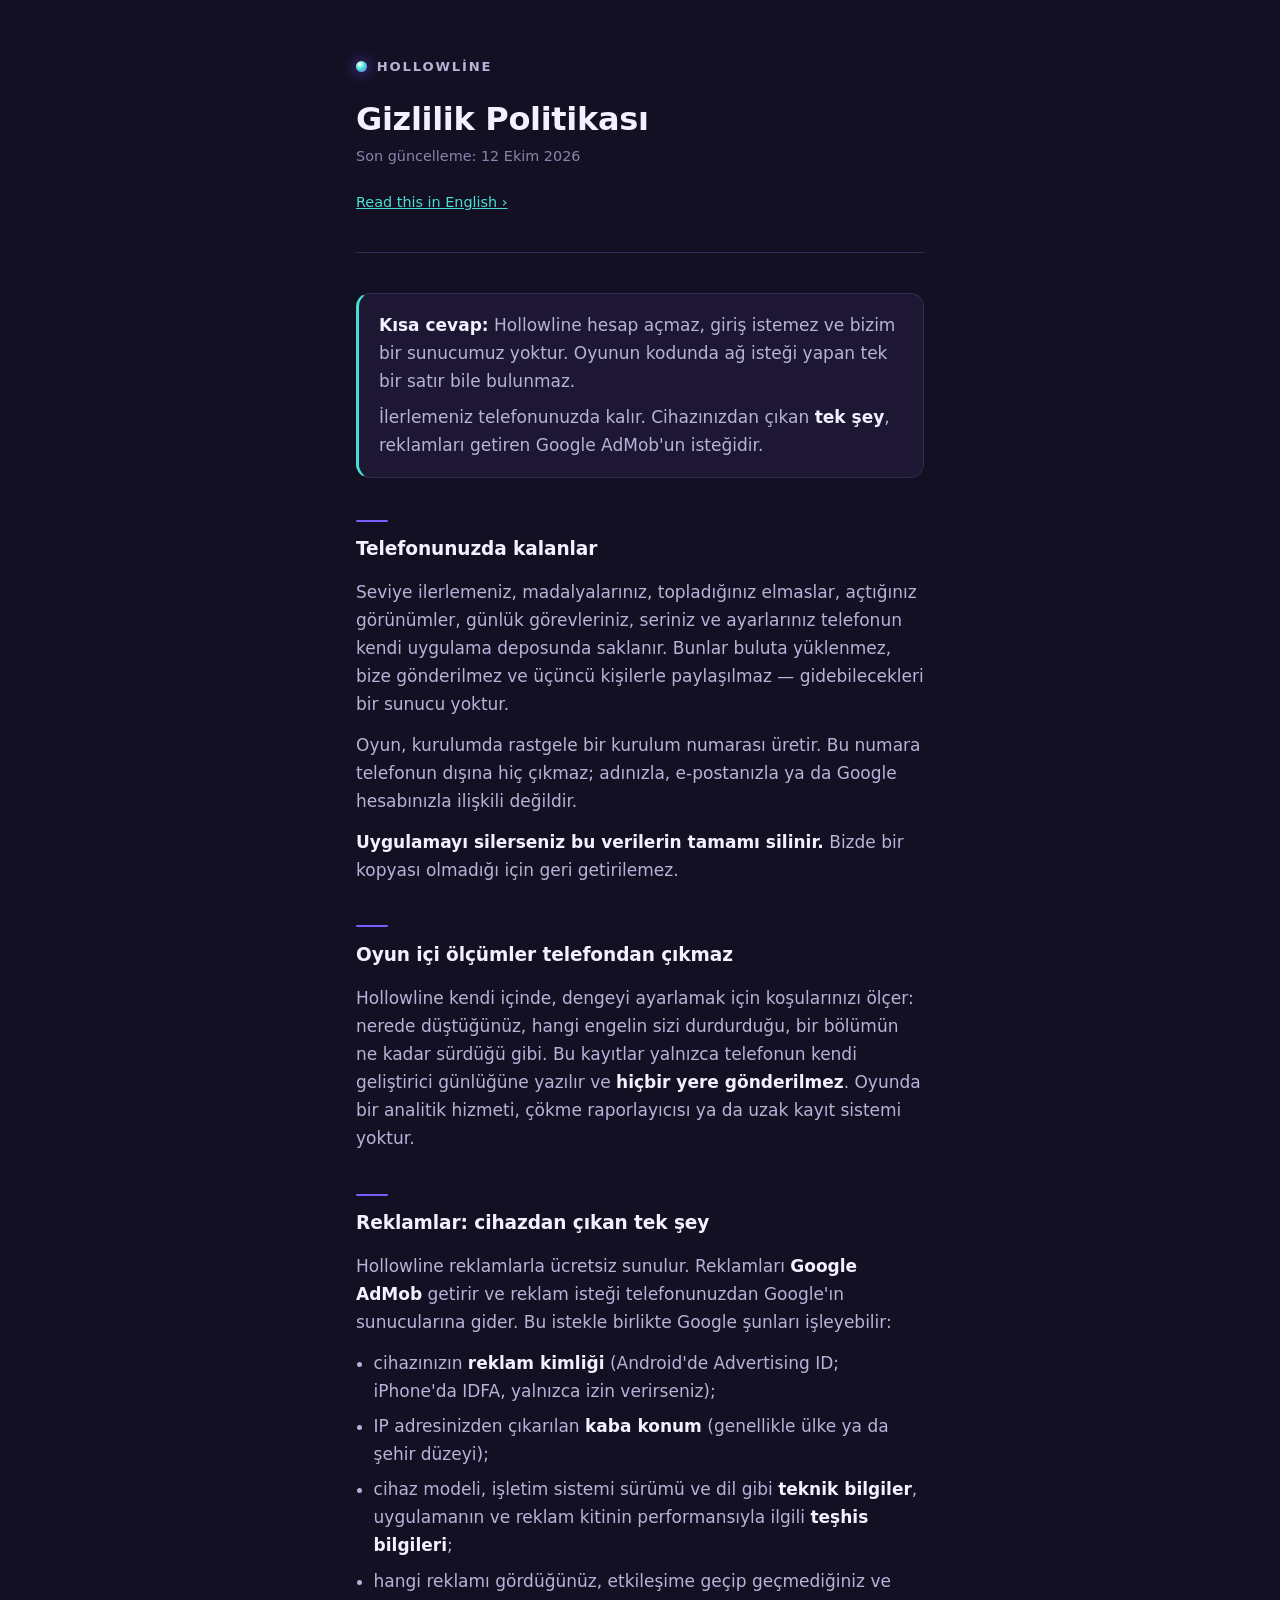
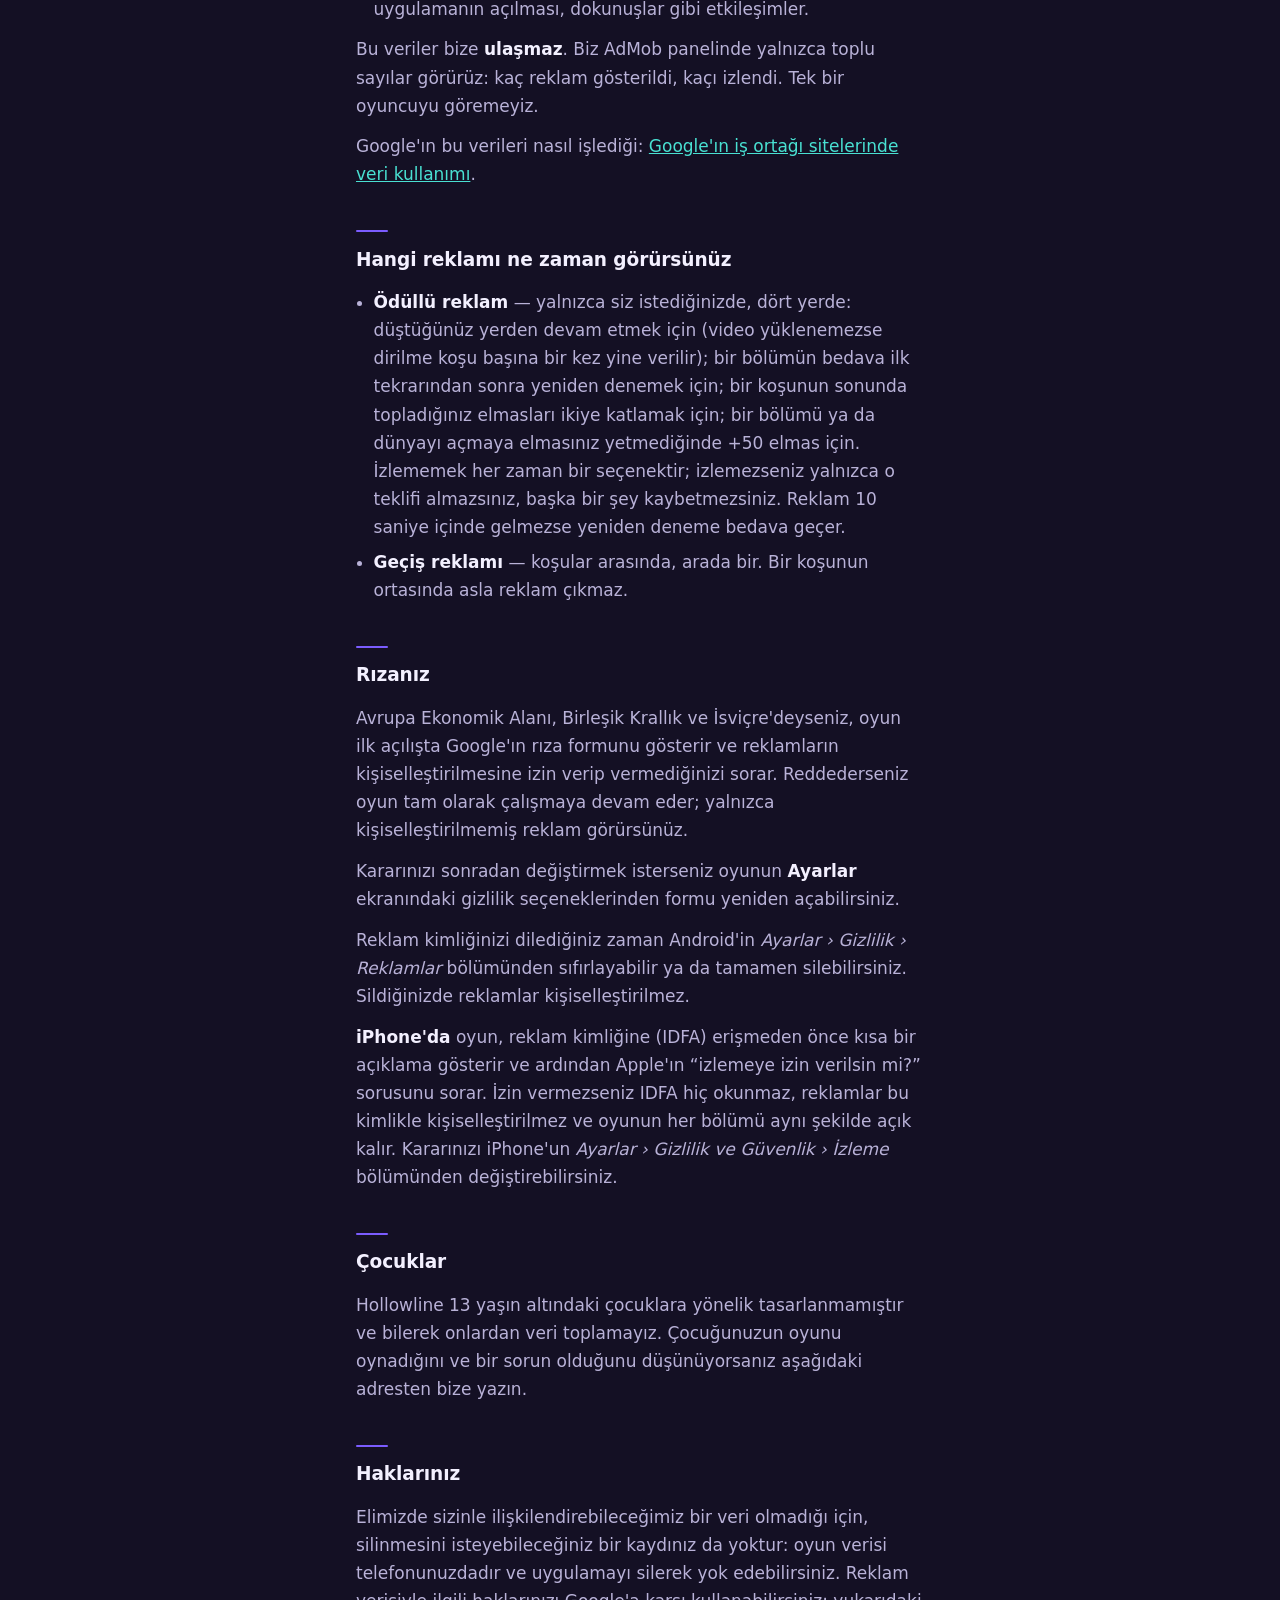
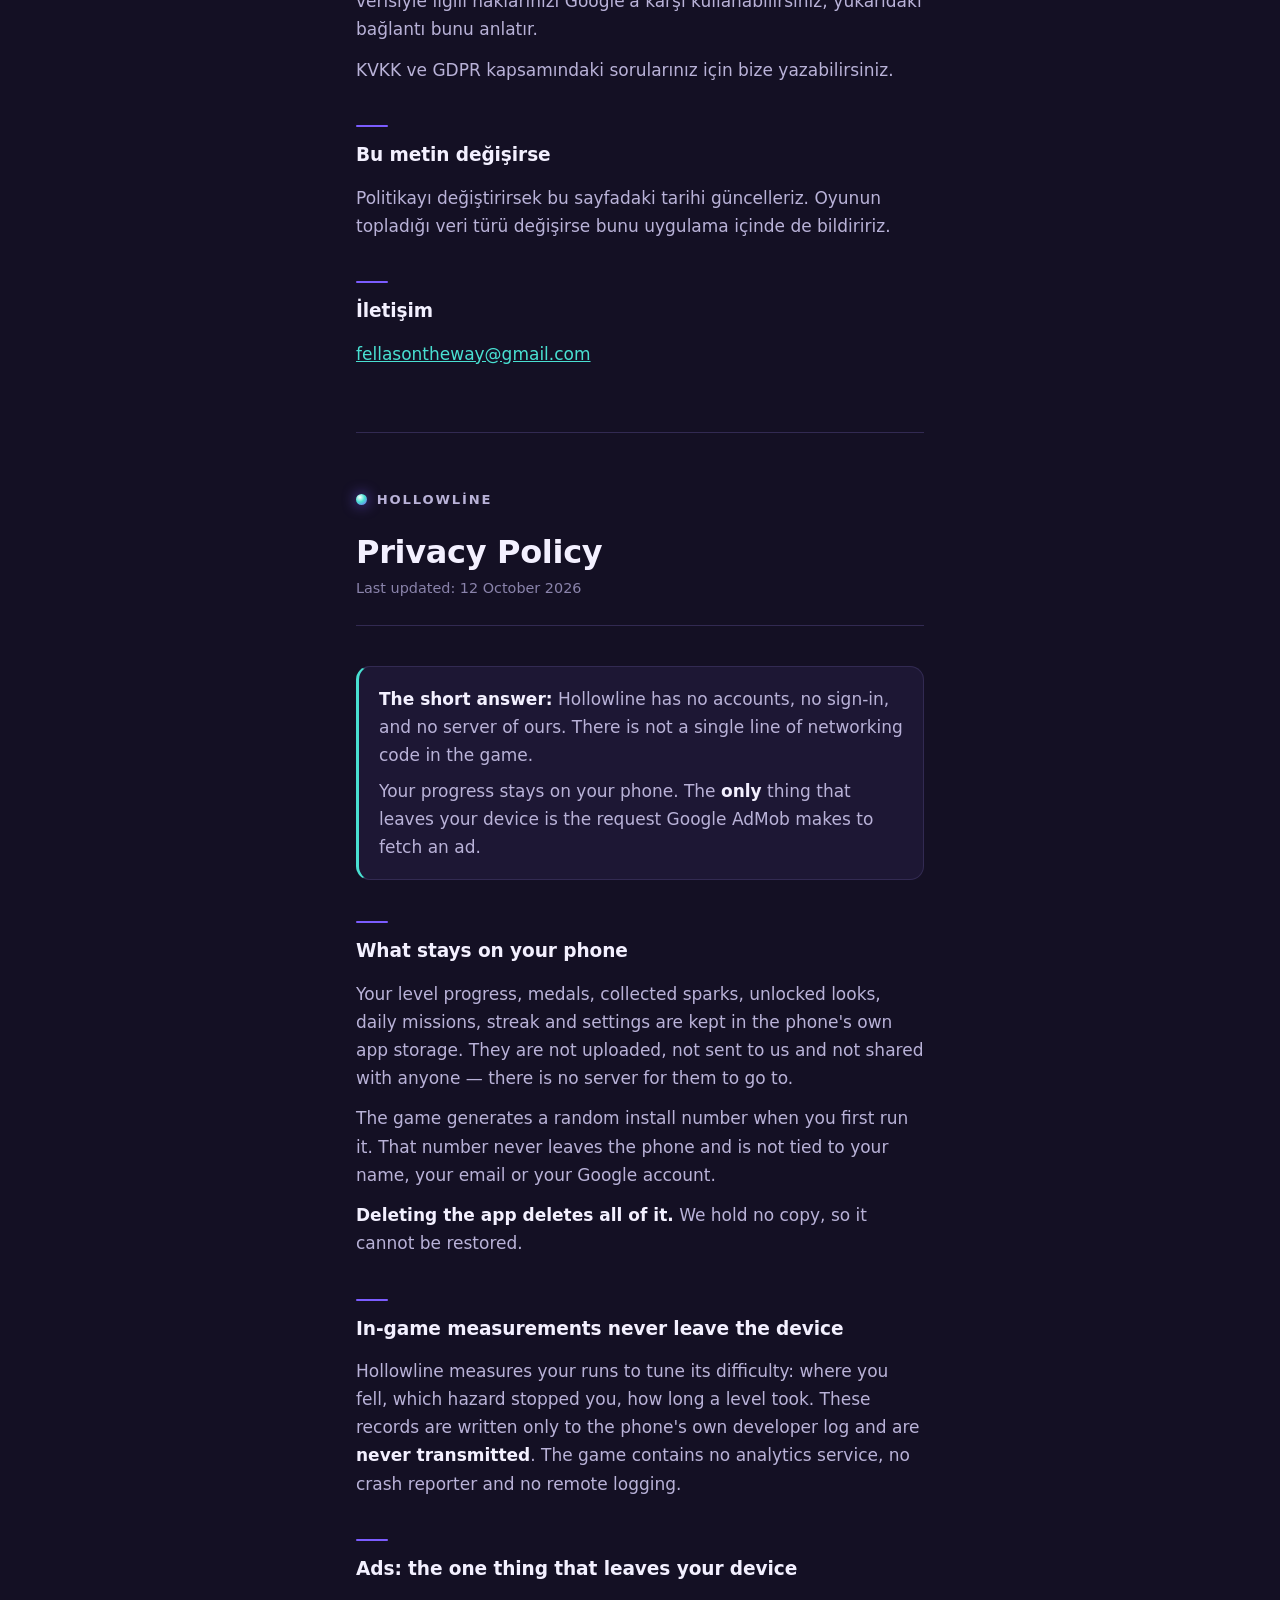
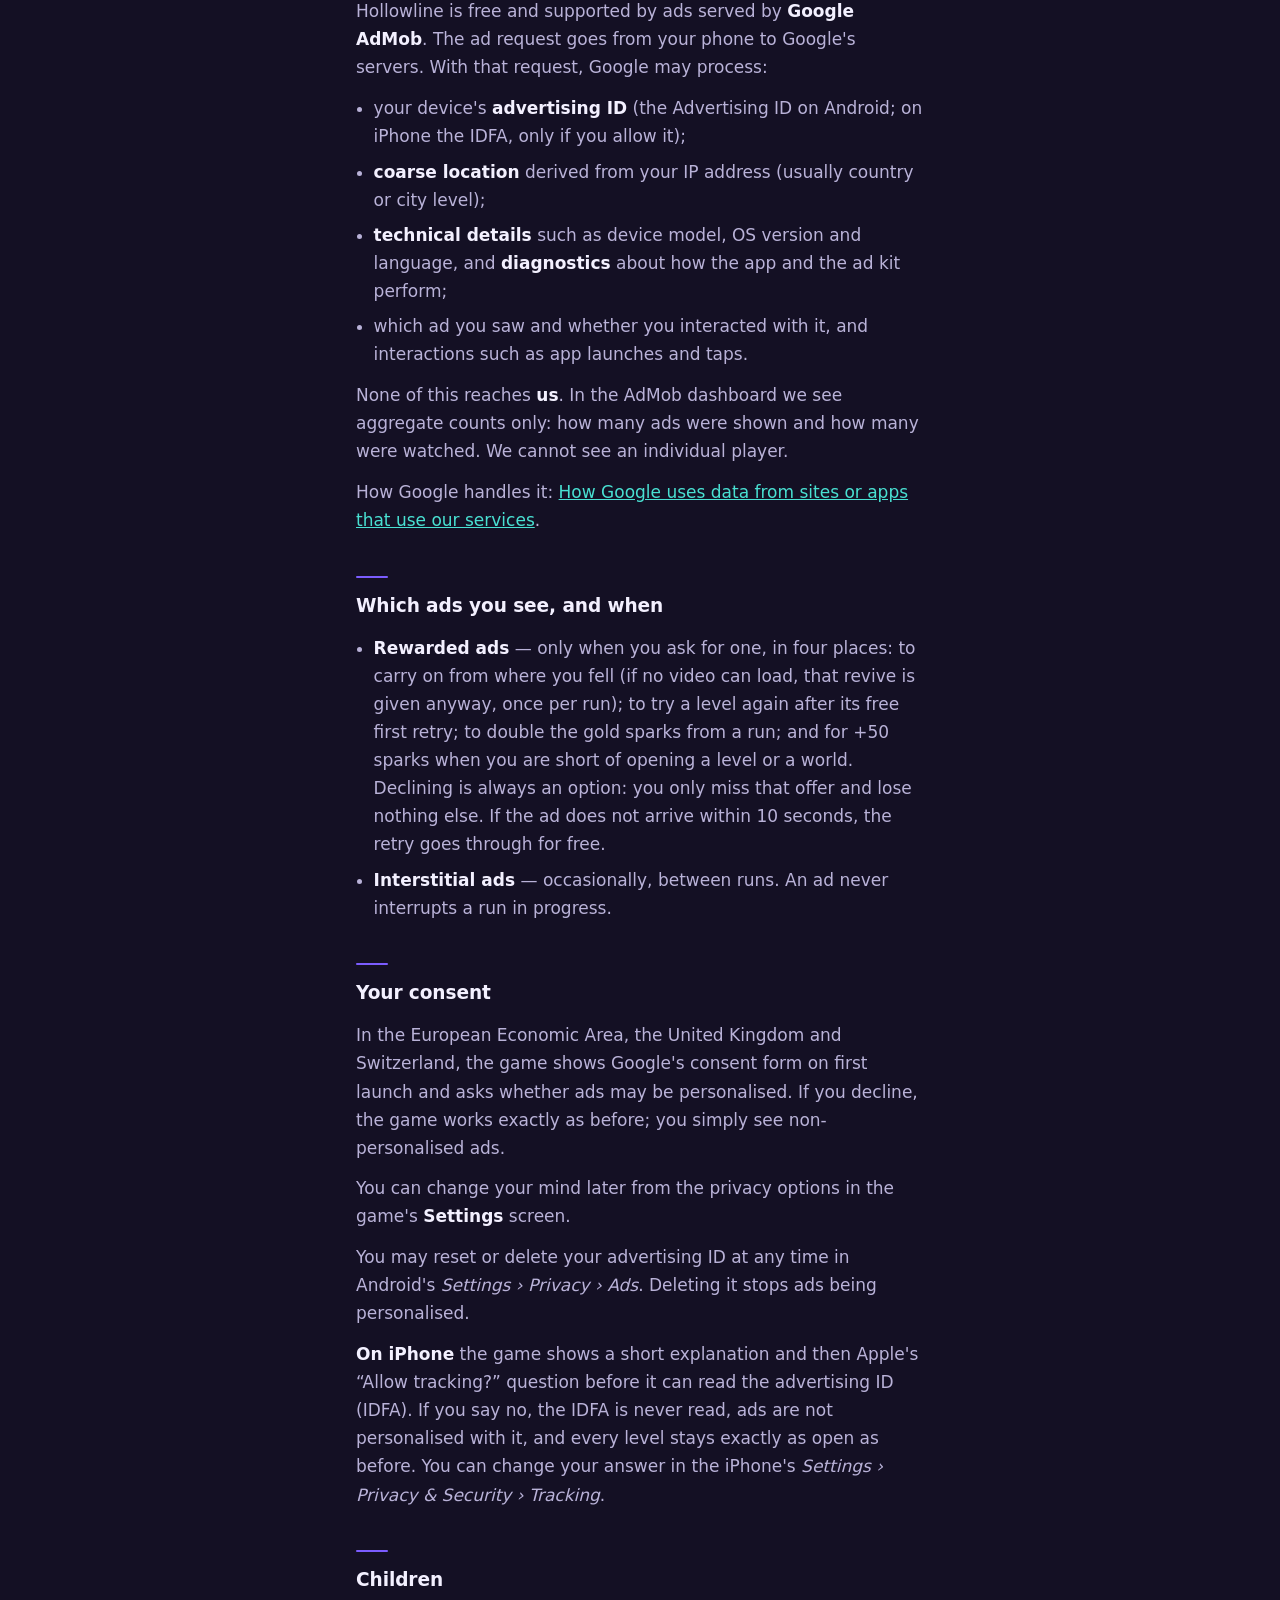
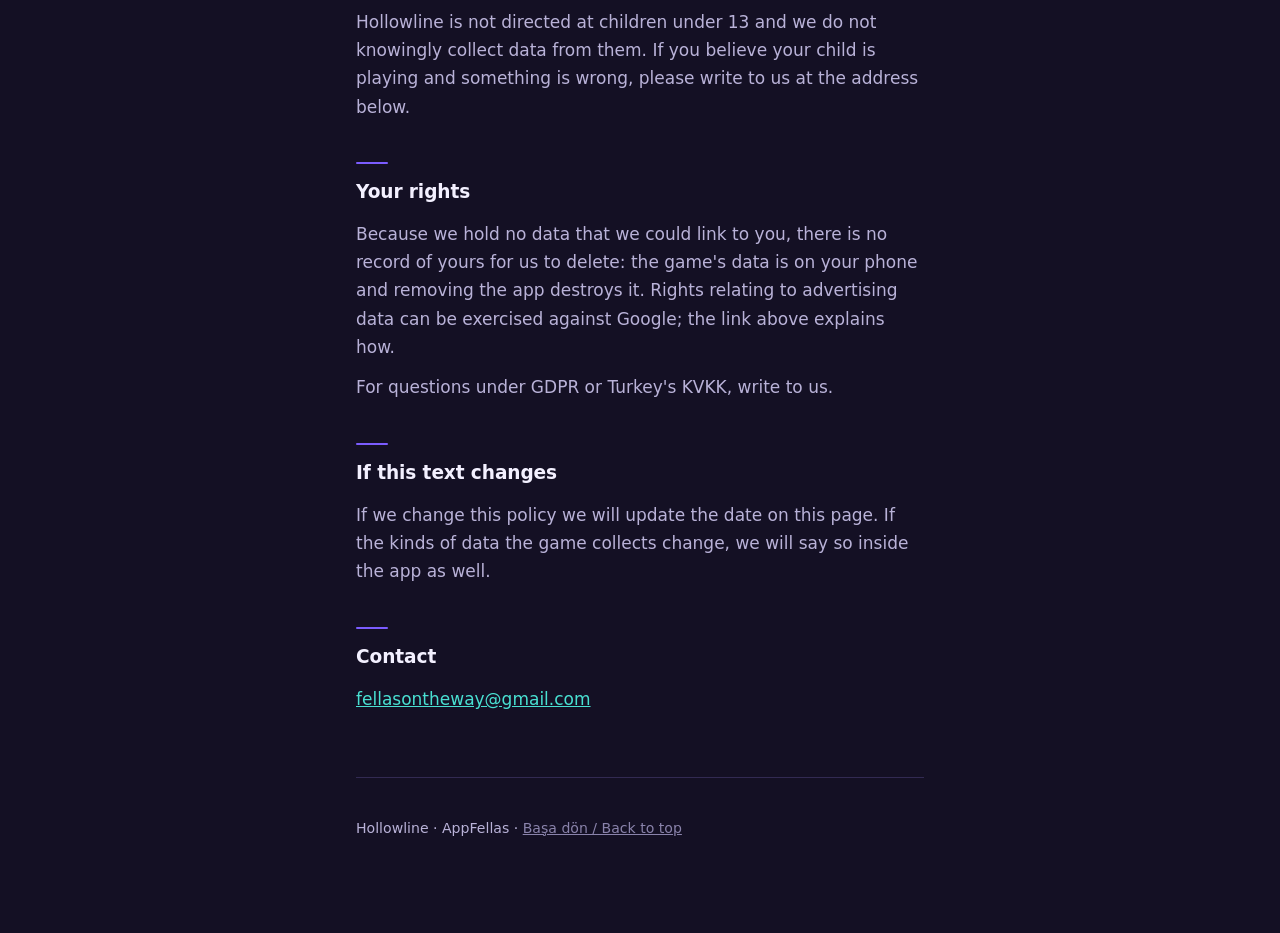
<file: index.html>
<!doctype html>
<html lang="tr">
<head>
<meta charset="utf-8">
<meta name="viewport" content="width=device-width,initial-scale=1">
<title>Hollowline — Gizlilik Politikası</title>
<meta name="description" content="Hollowline gizlilik politikası: oyunun kendi sunucusu yoktur, ilerlemeniz telefonda kalır, cihazdan çıkan tek şey reklam isteğidir.">
<link rel="stylesheet" href="style.css">
</head>
<body>
<div class="wrap">

<header>
  <div class="mark"><span class="dot"></span>Hollowline</div>
  <h1>Gizlilik Politikası</h1>
  <p class="updated">Son güncelleme: 12 Ekim 2026</p>
  <p class="jump"><a href="#en">Read this in English &rsaquo;</a></p>
</header>

<div class="lede">
  <p><strong>Kısa cevap:</strong> Hollowline hesap açmaz, giriş istemez ve bizim bir sunucumuz yoktur.
  Oyunun kodunda ağ isteği yapan tek bir satır bile bulunmaz.</p>
  <p>İlerlemeniz telefonunuzda kalır. Cihazınızdan çıkan <strong>tek şey</strong>, reklamları getiren
  Google AdMob'un isteğidir.</p>
</div>

<h2>Telefonunuzda kalanlar</h2>
<p>Seviye ilerlemeniz, madalyalarınız, topladığınız elmaslar, açtığınız görünümler, günlük
görevleriniz, seriniz ve ayarlarınız telefonun kendi uygulama deposunda saklanır. Bunlar buluta
yüklenmez, bize gönderilmez ve üçüncü kişilerle paylaşılmaz — gidebilecekleri bir sunucu yoktur.</p>
<p>Oyun, kurulumda rastgele bir kurulum numarası üretir. Bu numara telefonun dışına hiç çıkmaz; adınızla,
e-postanızla ya da Google hesabınızla ilişkili değildir.</p>
<p><strong>Uygulamayı silerseniz bu verilerin tamamı silinir.</strong> Bizde bir kopyası olmadığı için
geri getirilemez.</p>

<h2>Oyun içi ölçümler telefondan çıkmaz</h2>
<p>Hollowline kendi içinde, dengeyi ayarlamak için koşularınızı ölçer: nerede düştüğünüz, hangi engelin
sizi durdurduğu, bir bölümün ne kadar sürdüğü gibi. Bu kayıtlar yalnızca telefonun kendi geliştirici
günlüğüne yazılır ve <strong>hiçbir yere gönderilmez</strong>. Oyunda bir analitik hizmeti, çökme
raporlayıcısı ya da uzak kayıt sistemi yoktur.</p>

<h2>Reklamlar: cihazdan çıkan tek şey</h2>
<p>Hollowline reklamlarla ücretsiz sunulur. Reklamları <strong>Google AdMob</strong> getirir ve reklam
isteği telefonunuzdan Google'ın sunucularına gider. Bu istekle birlikte Google şunları işleyebilir:</p>
<ul>
  <li>cihazınızın <strong>reklam kimliği</strong> (Android'de Advertising ID; iPhone'da IDFA, yalnızca izin verirseniz);</li>
  <li>IP adresinizden çıkarılan <strong>kaba konum</strong> (genellikle ülke ya da şehir düzeyi);</li>
  <li>cihaz modeli, işletim sistemi sürümü ve dil gibi <strong>teknik bilgiler</strong>, uygulamanın ve reklam
  kitinin performansıyla ilgili <strong>teşhis bilgileri</strong>;</li>
  <li>hangi reklamı gördüğünüz, etkileşime geçip geçmediğiniz ve uygulamanın açılması, dokunuşlar gibi
  etkileşimler.</li>
</ul>
<p>Bu veriler bize <strong>ulaşmaz</strong>. Biz AdMob panelinde yalnızca toplu sayılar görürüz: kaç
reklam gösterildi, kaçı izlendi. Tek bir oyuncuyu göremeyiz.</p>
<p>Google'ın bu verileri nasıl işlediği:
<a href="https://policies.google.com/technologies/partner-sites" rel="noopener">Google'ın iş ortağı
sitelerinde veri kullanımı</a>.</p>

<h2>Hangi reklamı ne zaman görürsünüz</h2>
<ul>
  <li><strong>Ödüllü reklam</strong> — yalnızca siz istediğinizde, dört yerde: düştüğünüz yerden devam etmek
  için (video yüklenemezse dirilme koşu başına bir kez yine verilir); bir bölümün bedava ilk tekrarından sonra yeniden denemek için;
  bir koşunun sonunda topladığınız elmasları ikiye katlamak için; bir bölümü ya da dünyayı açmaya elmasınız
  yetmediğinde +50 elmas için. İzlememek her zaman bir seçenektir; izlemezseniz yalnızca o teklifi
  almazsınız, başka bir şey kaybetmezsiniz. Reklam 10 saniye içinde gelmezse yeniden deneme bedava geçer.</li>
  <li><strong>Geçiş reklamı</strong> — koşular arasında, arada bir. Bir koşunun ortasında asla reklam
  çıkmaz.</li>
</ul>

<h2>Rızanız</h2>
<p>Avrupa Ekonomik Alanı, Birleşik Krallık ve İsviçre'deyseniz, oyun ilk açılışta Google'ın rıza formunu
gösterir ve reklamların kişiselleştirilmesine izin verip vermediğinizi sorar. Reddederseniz oyun tam
olarak çalışmaya devam eder; yalnızca kişiselleştirilmemiş reklam görürsünüz.</p>
<p>Kararınızı sonradan değiştirmek isterseniz oyunun <strong>Ayarlar</strong> ekranındaki gizlilik
seçeneklerinden formu yeniden açabilirsiniz.</p>
<p>Reklam kimliğinizi dilediğiniz zaman Android'in <em>Ayarlar &rsaquo; Gizlilik &rsaquo; Reklamlar</em>
bölümünden sıfırlayabilir ya da tamamen silebilirsiniz. Sildiğinizde reklamlar kişiselleştirilmez.</p>
<p><strong>iPhone'da</strong> oyun, reklam kimliğine (IDFA) erişmeden önce kısa bir açıklama gösterir ve ardından
Apple'ın &ldquo;izlemeye izin verilsin mi?&rdquo; sorusunu sorar. İzin vermezseniz IDFA hiç okunmaz, reklamlar bu
kimlikle kişiselleştirilmez ve oyunun her bölümü aynı şekilde açık kalır. Kararınızı iPhone'un
<em>Ayarlar &rsaquo; Gizlilik ve Güvenlik &rsaquo; İzleme</em> bölümünden değiştirebilirsiniz.</p>

<h2>Çocuklar</h2>
<p>Hollowline 13 yaşın altındaki çocuklara yönelik tasarlanmamıştır ve bilerek onlardan veri toplamayız.
Çocuğunuzun oyunu oynadığını ve bir sorun olduğunu düşünüyorsanız aşağıdaki adresten bize yazın.</p>

<h2>Haklarınız</h2>
<p>Elimizde sizinle ilişkilendirebileceğimiz bir veri olmadığı için, silinmesini isteyebileceğiniz bir
kaydınız da yoktur: oyun verisi telefonunuzdadır ve uygulamayı silerek yok edebilirsiniz. Reklam
verisiyle ilgili haklarınızı Google'a karşı kullanabilirsiniz; yukarıdaki bağlantı bunu anlatır.</p>
<p>KVKK ve GDPR kapsamındaki sorularınız için bize yazabilirsiniz.</p>

<h2>Bu metin değişirse</h2>
<p>Politikayı değiştirirsek bu sayfadaki tarihi güncelleriz. Oyunun topladığı veri türü değişirse bunu
uygulama içinde de bildiririz.</p>

<h2>İletişim</h2>
<p><a href="mailto:fellasontheway@gmail.com">fellasontheway@gmail.com</a></p>

<div class="sep"></div>

<header id="en" style="border-bottom:1px solid var(--line)">
  <div class="mark"><span class="dot"></span>Hollowline</div>
  <h1>Privacy Policy</h1>
  <p class="updated">Last updated: 12 October 2026</p>
</header>

<div class="lede">
  <p><strong>The short answer:</strong> Hollowline has no accounts, no sign-in, and no server of ours.
  There is not a single line of networking code in the game.</p>
  <p>Your progress stays on your phone. The <strong>only</strong> thing that leaves your device is the
  request Google AdMob makes to fetch an ad.</p>
</div>

<h2>What stays on your phone</h2>
<p>Your level progress, medals, collected sparks, unlocked looks, daily missions, streak and settings are
kept in the phone's own app storage. They are not uploaded, not sent to us and not shared with anyone —
there is no server for them to go to.</p>
<p>The game generates a random install number when you first run it. That number never leaves the phone
and is not tied to your name, your email or your Google account.</p>
<p><strong>Deleting the app deletes all of it.</strong> We hold no copy, so it cannot be restored.</p>

<h2>In-game measurements never leave the device</h2>
<p>Hollowline measures your runs to tune its difficulty: where you fell, which hazard stopped you, how
long a level took. These records are written only to the phone's own developer log and are
<strong>never transmitted</strong>. The game contains no analytics service, no crash reporter and no
remote logging.</p>

<h2>Ads: the one thing that leaves your device</h2>
<p>Hollowline is free and supported by ads served by <strong>Google AdMob</strong>. The ad request goes
from your phone to Google's servers. With that request, Google may process:</p>
<ul>
  <li>your device's <strong>advertising ID</strong> (the Advertising ID on Android; on iPhone the IDFA, only if you allow it);</li>
  <li><strong>coarse location</strong> derived from your IP address (usually country or city level);</li>
  <li><strong>technical details</strong> such as device model, OS version and language, and
  <strong>diagnostics</strong> about how the app and the ad kit perform;</li>
  <li>which ad you saw and whether you interacted with it, and interactions such as app launches and taps.</li>
</ul>
<p>None of this reaches <strong>us</strong>. In the AdMob dashboard we see aggregate counts only: how many
ads were shown and how many were watched. We cannot see an individual player.</p>
<p>How Google handles it:
<a href="https://policies.google.com/technologies/partner-sites" rel="noopener">How Google uses data from
sites or apps that use our services</a>.</p>

<h2>Which ads you see, and when</h2>
<ul>
  <li><strong>Rewarded ads</strong> — only when you ask for one, in four places: to carry on from where you
  fell (if no video can load, that revive is given anyway, once per run); to try a level again after its free first retry; to double the gold
  sparks from a run; and for +50 sparks when you are short of opening a level or a world. Declining is always
  an option: you only miss that offer and lose nothing else. If the ad does not arrive within 10 seconds, the
  retry goes through for free.</li>
  <li><strong>Interstitial ads</strong> — occasionally, between runs. An ad never interrupts a run in
  progress.</li>
</ul>

<h2>Your consent</h2>
<p>In the European Economic Area, the United Kingdom and Switzerland, the game shows Google's consent form
on first launch and asks whether ads may be personalised. If you decline, the game works exactly as
before; you simply see non-personalised ads.</p>
<p>You can change your mind later from the privacy options in the game's <strong>Settings</strong> screen.</p>
<p>You may reset or delete your advertising ID at any time in Android's
<em>Settings &rsaquo; Privacy &rsaquo; Ads</em>. Deleting it stops ads being personalised.</p>
<p><strong>On iPhone</strong> the game shows a short explanation and then Apple's &ldquo;Allow tracking?&rdquo; question
before it can read the advertising ID (IDFA). If you say no, the IDFA is never read, ads are not personalised with it,
and every level stays exactly as open as before. You can change your answer in the iPhone's
<em>Settings &rsaquo; Privacy &amp; Security &rsaquo; Tracking</em>.</p>

<h2>Children</h2>
<p>Hollowline is not directed at children under 13 and we do not knowingly collect data from them. If you
believe your child is playing and something is wrong, please write to us at the address below.</p>

<h2>Your rights</h2>
<p>Because we hold no data that we could link to you, there is no record of yours for us to delete: the
game's data is on your phone and removing the app destroys it. Rights relating to advertising data can be
exercised against Google; the link above explains how.</p>
<p>For questions under GDPR or Turkey's KVKK, write to us.</p>

<h2>If this text changes</h2>
<p>If we change this policy we will update the date on this page. If the kinds of data the game collects
change, we will say so inside the app as well.</p>

<h2>Contact</h2>
<p><a href="mailto:fellasontheway@gmail.com">fellasontheway@gmail.com</a></p>

<div class="sep"></div>
<footer>
  <p>Hollowline &middot; AppFellas &middot; <a href="#">Başa dön / Back to top</a></p>
</footer>

</div>
</body>
</html>
</file>
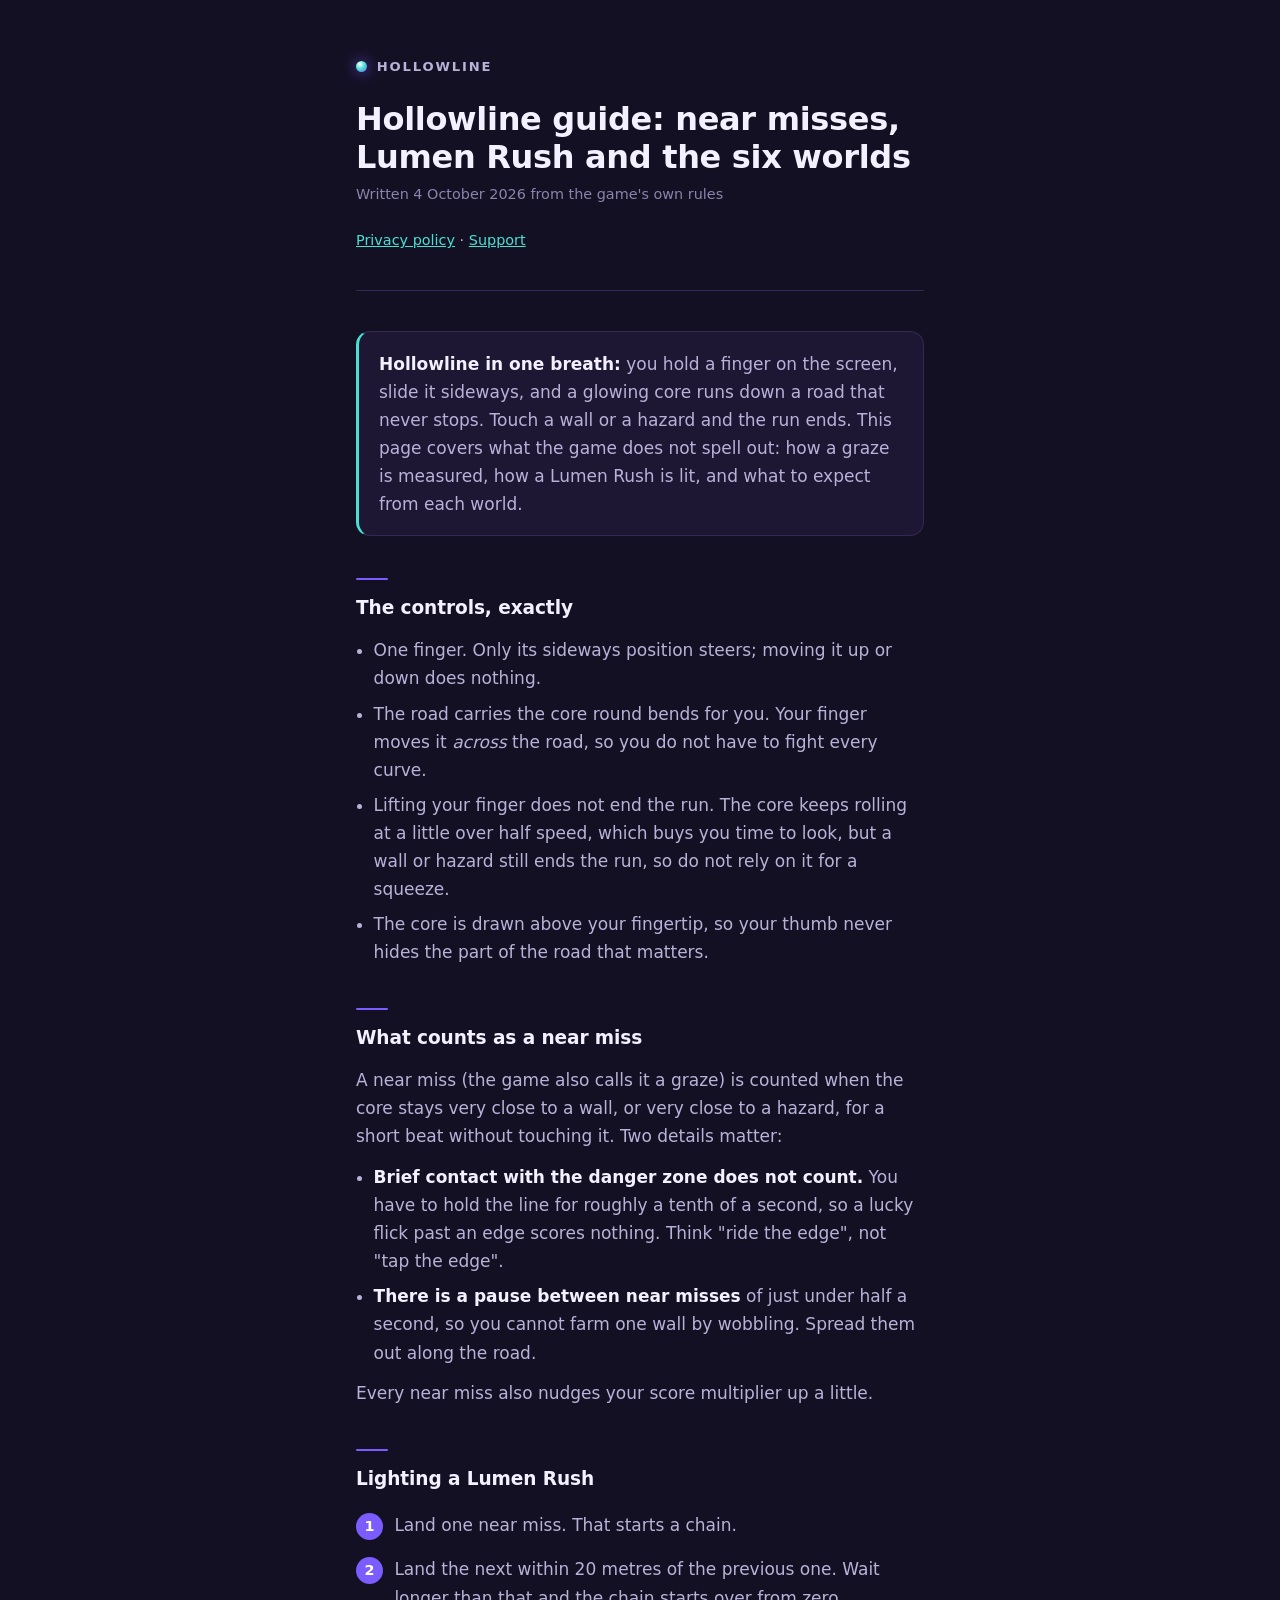
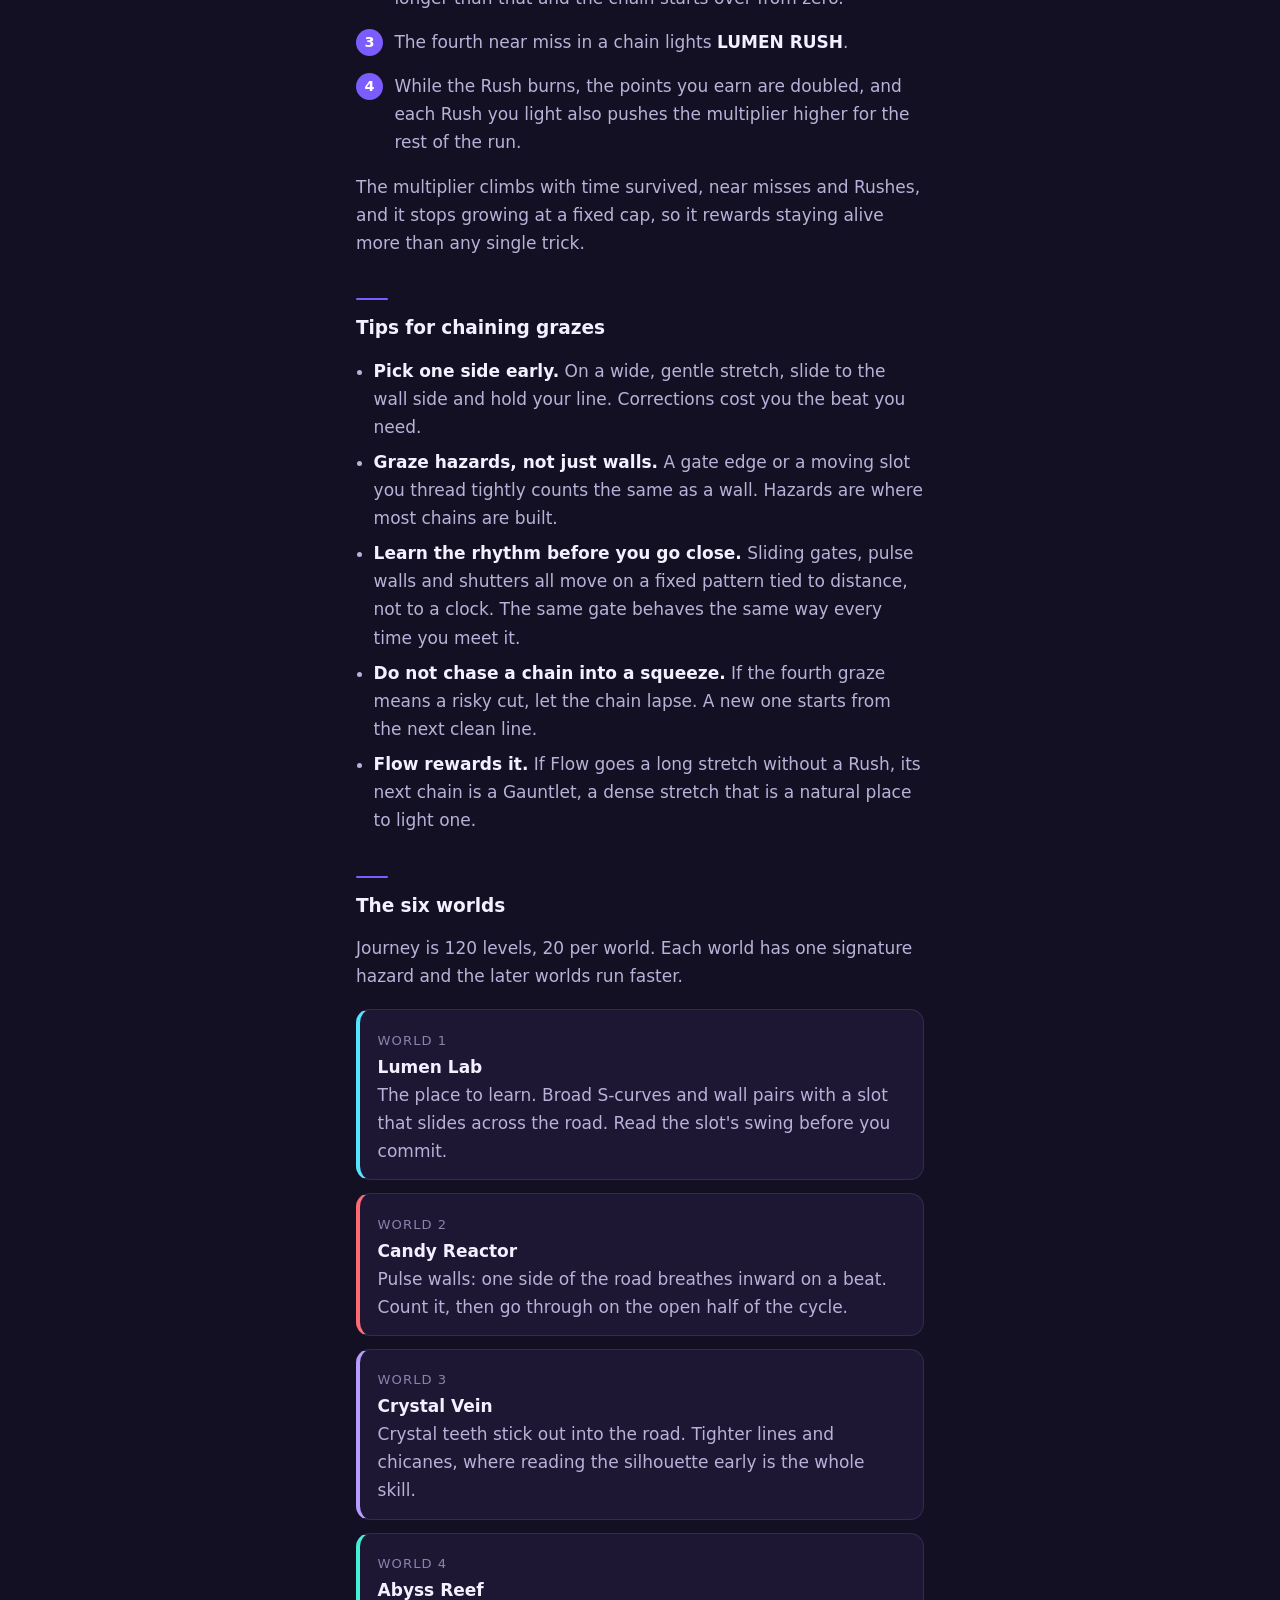
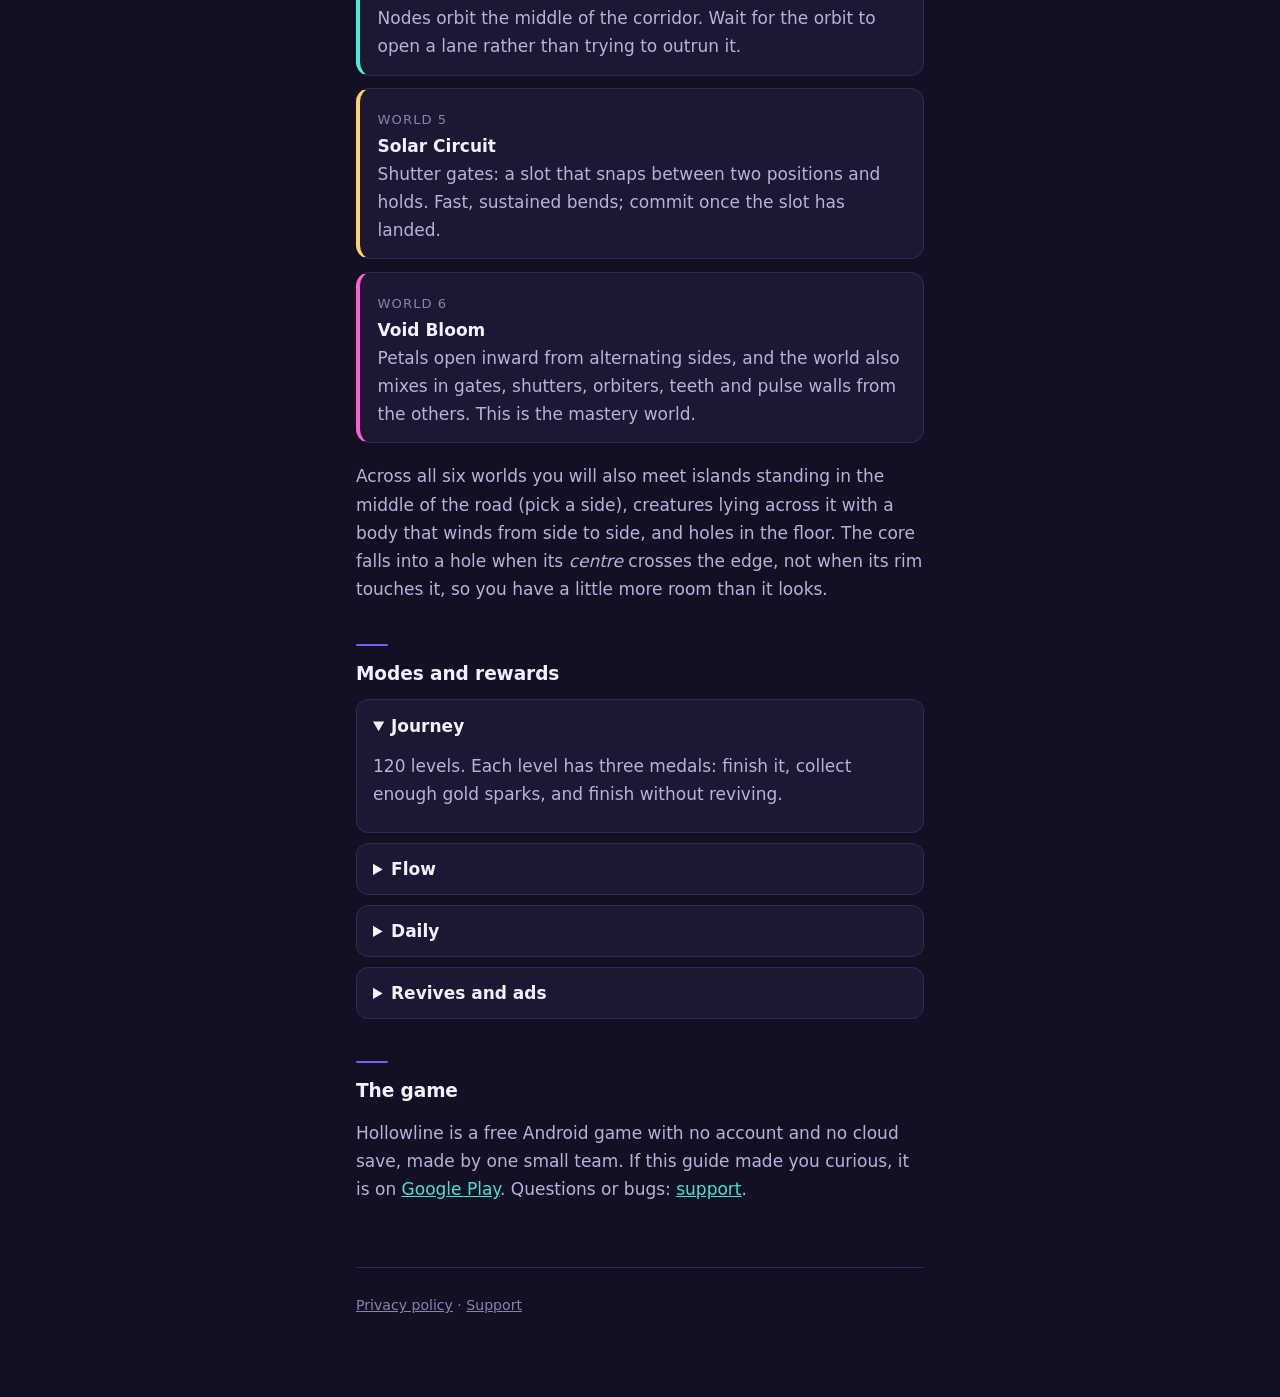
<file: how-to-play.html>
<!doctype html>
<html lang="en">
<head>
<meta charset="utf-8">
<meta name="viewport" content="width=device-width,initial-scale=1">
<title>Hollowline guide: near misses, Lumen Rush and the six worlds</title>
<meta name="description" content="How Hollowline works: one-finger steering, what counts as a graze, how four near misses light a Lumen Rush, and what each of the six worlds throws at you.">
<link rel="canonical" href="https://ibrahimbilgic.github.io/hollowline-privacy/how-to-play.html">
<link rel="stylesheet" href="style.css">
<style>
.worlds{display:grid; gap:.8rem; margin:1.2rem 0; padding:0; list-style:none}
.worlds li{background:var(--card); border:1px solid var(--line); border-radius:14px; padding:.9rem 1.1rem; margin:0; border-left:4px solid var(--c)}
.worlds b{color:var(--ink); display:block}
.worlds span.n{color:var(--faint); font-size:.82rem; letter-spacing:.08em; text-transform:uppercase}
.steps{counter-reset:s; list-style:none; padding:0}
.steps li{counter-increment:s; position:relative; padding-left:2.4rem; margin:1rem 0}
.steps li::before{content:counter(s); position:absolute; left:0; top:.1rem; width:1.7rem; height:1.7rem; border-radius:50%; background:var(--violet); color:#fff; font-weight:700; font-size:.9rem; display:grid; place-items:center}
details{background:var(--card); border:1px solid var(--line); border-radius:12px; padding:.7rem 1rem; margin:.6rem 0}
summary{cursor:pointer; color:var(--ink); font-weight:600}
</style>
<script type="application/ld+json">
{"@context":"https://schema.org","@type":"HowTo","name":"How to chain near misses into a Lumen Rush in Hollowline","step":[
{"@type":"HowToStep","name":"Hold and slide","text":"Keep one finger on the screen and slide left and right to steer the core across the road."},
{"@type":"HowToStep","name":"Ride close to danger","text":"Pass within a hair of a wall or a hazard for a moment without touching it. That counts as one near miss."},
{"@type":"HowToStep","name":"Chain four","text":"Land four near misses with no more than 20 metres between one and the next to light a Lumen Rush."},
{"@type":"HowToStep","name":"Cash in the Rush","text":"While the Rush burns, the score you gain is doubled. Keep your lines clean, because a hit still ends the run."}
]}
</script>
</head>
<body>
<div class="wrap">

<header>
  <div class="mark"><span class="dot"></span>Hollowline</div>
  <h1>Hollowline guide: near misses, Lumen Rush and the six worlds</h1>
  <p class="updated">Written 4 October 2026 from the game's own rules</p>
  <p class="jump"><a href="./">Privacy policy</a> &middot; <a href="support.html">Support</a></p>
</header>

<div class="lede">
  <p><strong>Hollowline in one breath:</strong> you hold a finger on the screen, slide it sideways, and a glowing core
  runs down a road that never stops. Touch a wall or a hazard and the run ends. This page covers what the game does not
  spell out: how a graze is measured, how a Lumen Rush is lit, and what to expect from each world.</p>
</div>

<h2>The controls, exactly</h2>
<ul>
  <li>One finger. Only its sideways position steers; moving it up or down does nothing.</li>
  <li>The road carries the core round bends for you. Your finger moves it <em>across</em> the road, so you do not have to
  fight every curve.</li>
  <li>Lifting your finger does not end the run. The core keeps rolling at a little over half speed, which buys you time
  to look, but a wall or hazard still ends the run, so do not rely on it for a squeeze.</li>
  <li>The core is drawn above your fingertip, so your thumb never hides the part of the road that matters.</li>
</ul>

<h2>What counts as a near miss</h2>
<p>A near miss (the game also calls it a graze) is counted when the core stays very close to a wall, or very close to a
hazard, for a short beat without touching it. Two details matter:</p>
<ul>
  <li><strong>Brief contact with the danger zone does not count.</strong> You have to hold the line for roughly
  a tenth of a second, so a lucky flick past an edge scores nothing. Think "ride the edge", not "tap the edge".</li>
  <li><strong>There is a pause between near misses</strong> of just under half a second, so you cannot farm one wall
  by wobbling. Spread them out along the road.</li>
</ul>
<p>Every near miss also nudges your score multiplier up a little.</p>

<h2>Lighting a Lumen Rush</h2>
<ol class="steps">
  <li>Land one near miss. That starts a chain.</li>
  <li>Land the next within 20 metres of the previous one. Wait longer than that and the chain starts over from zero.</li>
  <li>The fourth near miss in a chain lights <strong>LUMEN RUSH</strong>.</li>
  <li>While the Rush burns, the points you earn are doubled, and each Rush you light also pushes the multiplier higher
  for the rest of the run.</li>
</ol>
<p>The multiplier climbs with time survived, near misses and Rushes, and it stops growing at a fixed cap, so it rewards
staying alive more than any single trick.</p>

<h2>Tips for chaining grazes</h2>
<ul>
  <li><strong>Pick one side early.</strong> On a wide, gentle stretch, slide to the wall side and hold your line.
  Corrections cost you the beat you need.</li>
  <li><strong>Graze hazards, not just walls.</strong> A gate edge or a moving slot you thread tightly counts the same as
  a wall. Hazards are where most chains are built.</li>
  <li><strong>Learn the rhythm before you go close.</strong> Sliding gates, pulse walls and shutters all move on a
  fixed pattern tied to distance, not to a clock. The same gate behaves the same way every time you meet it.</li>
  <li><strong>Do not chase a chain into a squeeze.</strong> If the fourth graze means a risky cut, let the chain lapse.
  A new one starts from the next clean line.</li>
  <li><strong>Flow rewards it.</strong> If Flow goes a long stretch without a Rush, its next chain is a Gauntlet, a dense stretch that is a natural place to light one.</li>
</ul>

<h2>The six worlds</h2>
<p>Journey is 120 levels, 20 per world. Each world has one signature hazard and the later worlds run faster.</p>
<ul class="worlds">
  <li style="--c:#53E6FF"><span class="n">World 1</span><b>Lumen Lab</b>The place to learn. Broad S-curves and
  wall pairs with a slot that slides across the road. Read the slot's swing before you commit.</li>
  <li style="--c:#FF6B72"><span class="n">World 2</span><b>Candy Reactor</b>Pulse walls: one side of the road breathes inward
  on a beat. Count it, then go through on the open half of the cycle.</li>
  <li style="--c:#B89CFF"><span class="n">World 3</span><b>Crystal Vein</b>Crystal teeth stick out into the road. Tighter lines and
  chicanes, where reading the silhouette early is the whole skill.</li>
  <li style="--c:#45F1D6"><span class="n">World 4</span><b>Abyss Reef</b>Nodes orbit the middle of the corridor. Wait for the
  orbit to open a lane rather than trying to outrun it.</li>
  <li style="--c:#FFD36A"><span class="n">World 5</span><b>Solar Circuit</b>Shutter gates: a slot that snaps between two positions and
  holds. Fast, sustained bends; commit once the slot has landed.</li>
  <li style="--c:#FF5FD2"><span class="n">World 6</span><b>Void Bloom</b>Petals open inward from alternating sides, and the
  world also mixes in gates, shutters, orbiters, teeth and pulse walls from the others. This is the mastery world.</li>
</ul>
<p>Across all six worlds you will also meet islands standing in the middle of the road (pick a side), creatures lying
across it with a body that winds from side to side, and holes in the floor. The core falls into a hole when its
<em>centre</em> crosses the edge, not when its rim touches it, so you have a little more room than it looks.</p>

<h2>Modes and rewards</h2>
<details open><summary>Journey</summary>
<p>120 levels. Each level has three medals: finish it, collect enough gold sparks, and finish without reviving.</p></details>
<details><summary>Flow</summary>
<p>An endless run that goes on until you hit something. It opens with a fixed order of teaching chains and then picks patterns by weight.</p></details>
<details><summary>Daily</summary>
<p>A Flow track generated from the date, so everyone playing that day gets the same road.</p></details>
<details><summary>Revives and ads</summary>
<p>When you crash, the big button on the card plays a short rewarded video and the ball carries on from where it hit. If
no video can load, that revive is given anyway, once per run. The small retry button is always there instead.
No ad appears during a run.</p></details>

<h2>The game</h2>
<p>Hollowline is a free Android game with no account and no cloud save, made by one small team. If this guide made you
curious, it is on
<a href="https://play.google.com/store/apps/details?id=com.appfellas.hollowline&amp;referrer=utm_source%3Dweb%26utm_medium%3Drules_page%26utm_campaign%3Dorganic">Google Play</a>.
Questions or bugs: <a href="support.html">support</a>.</p>

<div class="sep"></div>
<footer><a href="./">Privacy policy</a> &middot; <a href="support.html">Support</a></footer>
</div>
</body>
</html>
</file>
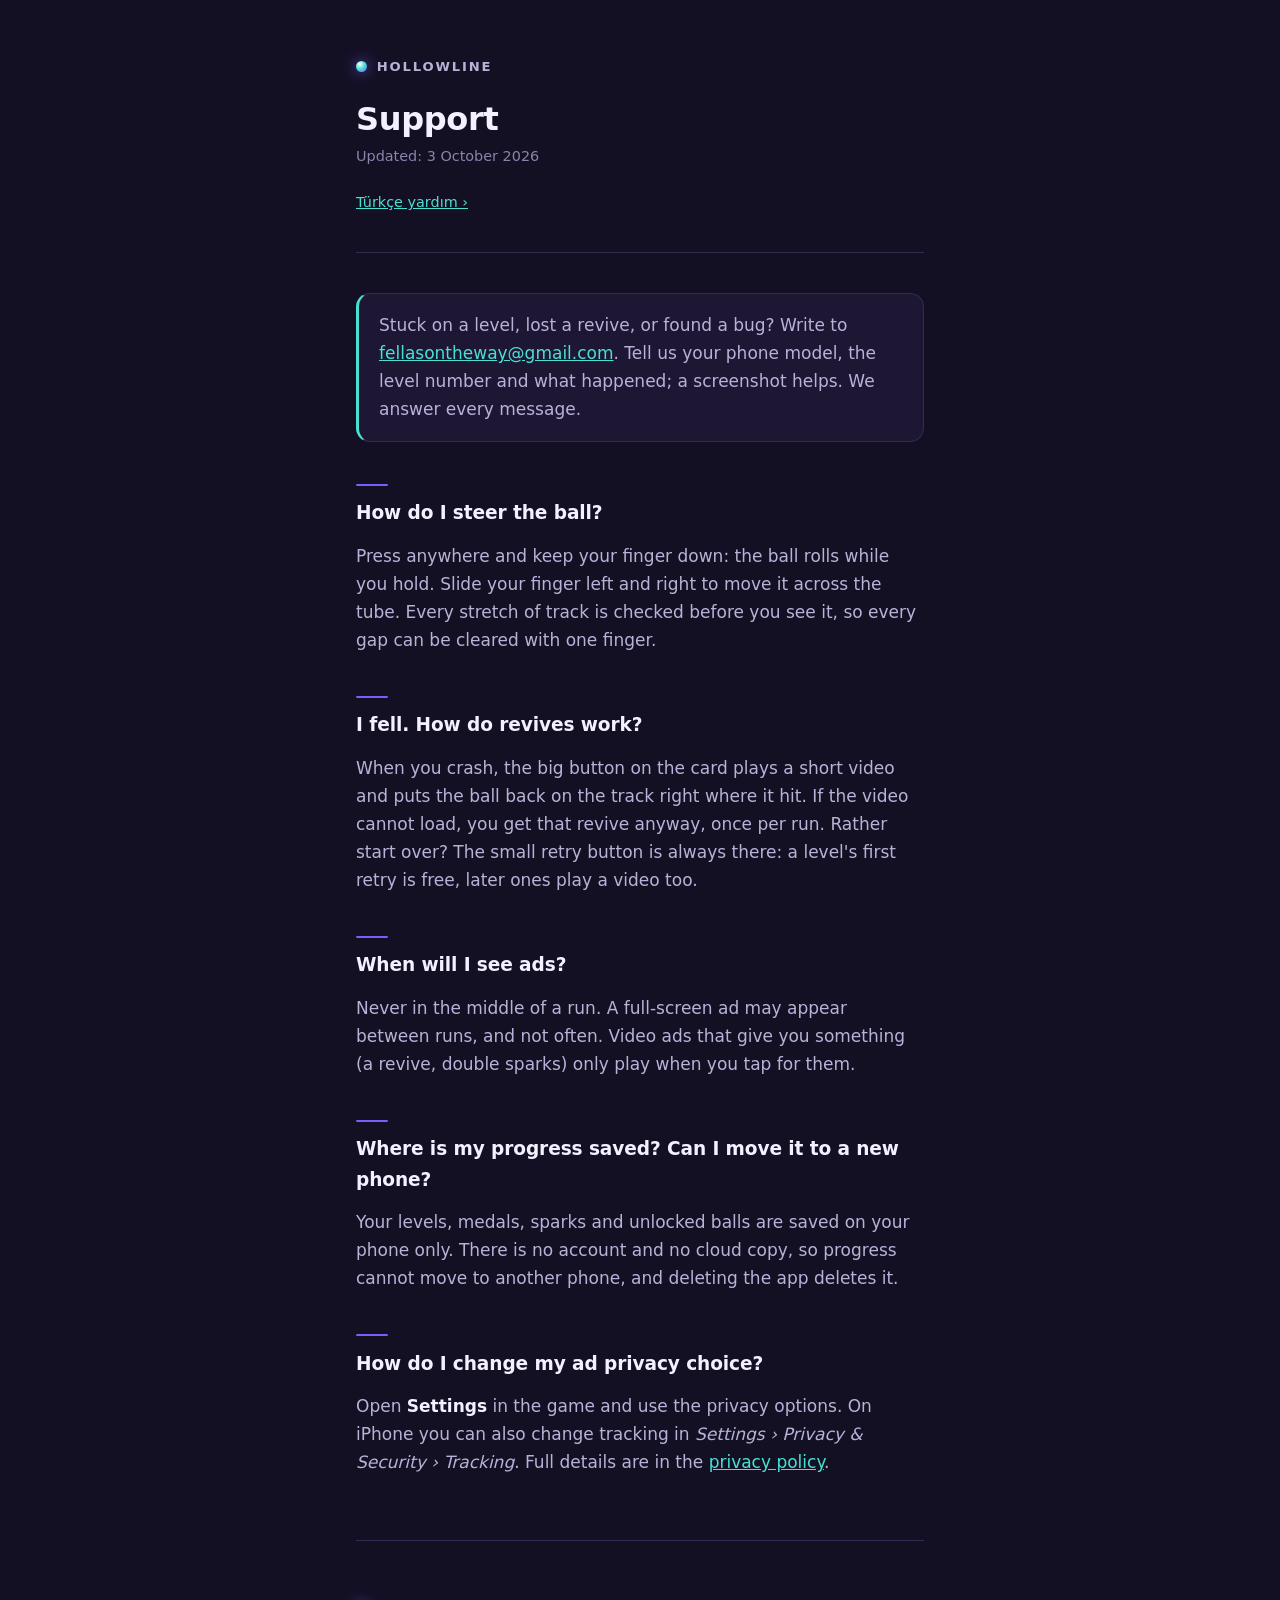
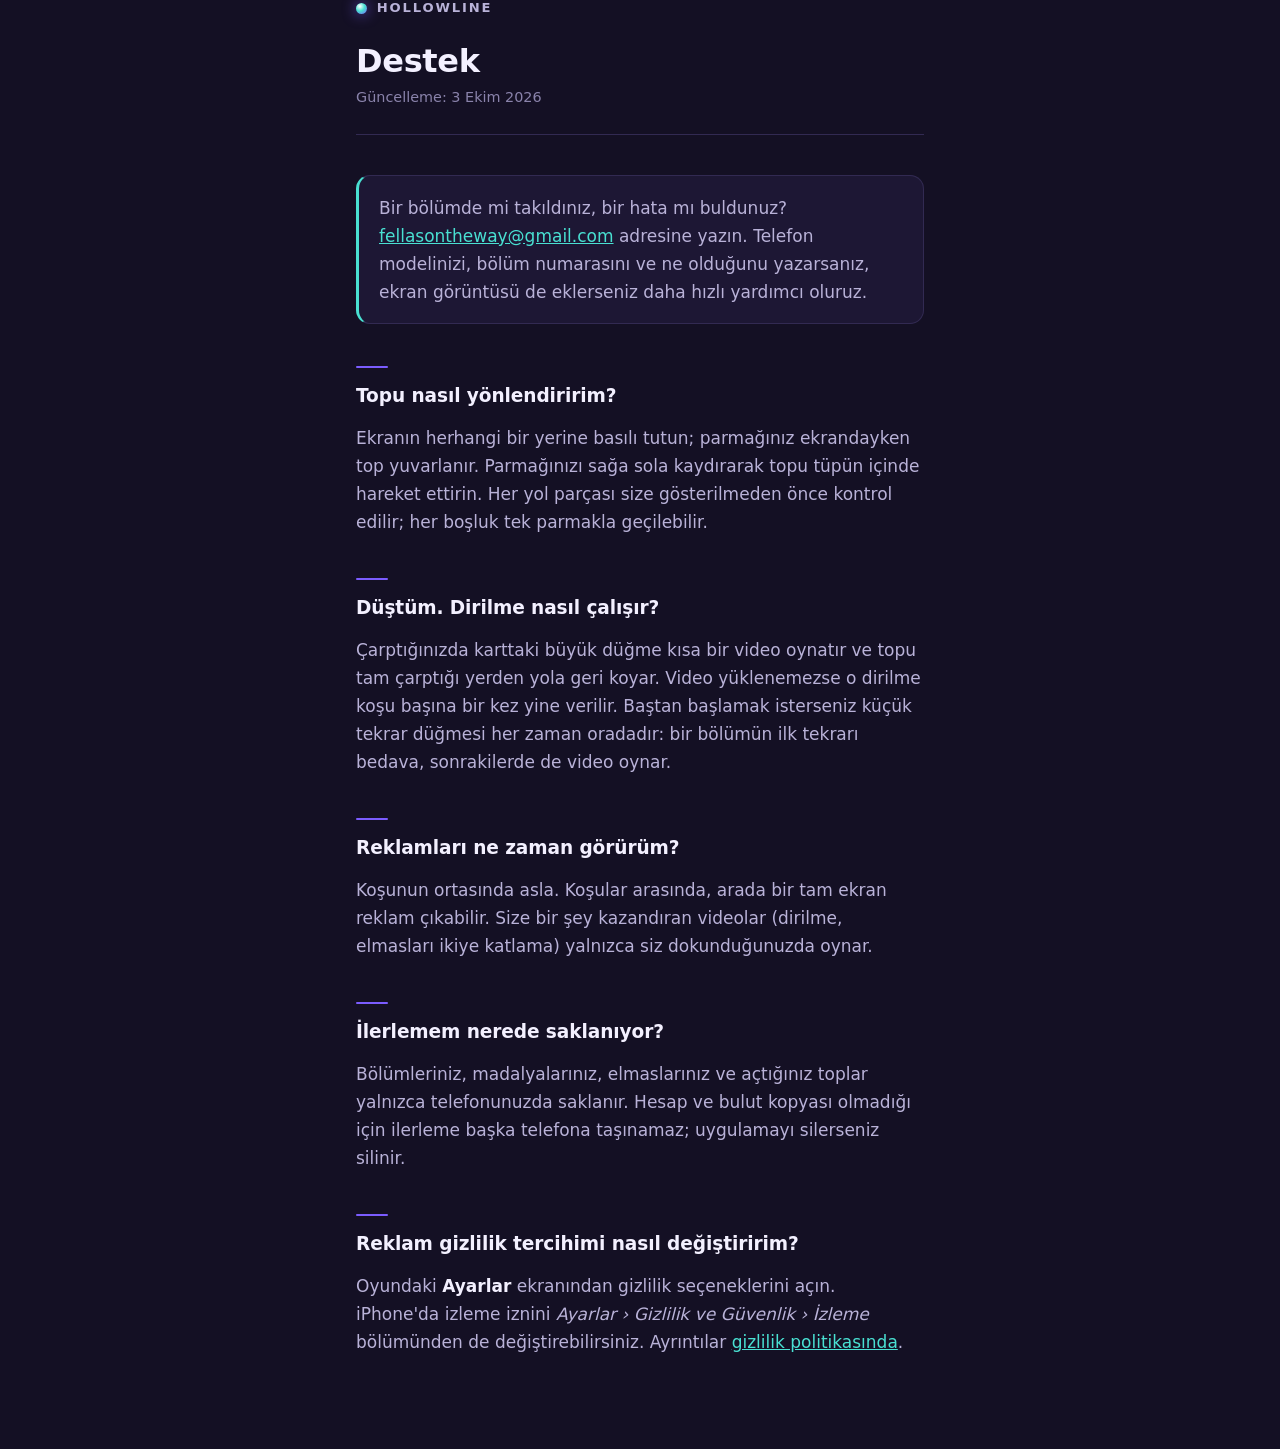
<file: support.html>
<!doctype html>
<html lang="en">
<head>
<meta charset="utf-8">
<meta name="viewport" content="width=device-width,initial-scale=1">
<title>Hollowline — Support</title>
<meta name="description" content="Help for Hollowline, the one-finger rolling ball game: controls, revives, ads, saved progress and how to reach us.">
<link rel="stylesheet" href="style.css">
</head>
<body>
<div class="wrap">

<header>
  <div class="mark"><span class="dot"></span>Hollowline</div>
  <h1>Support</h1>
  <p class="updated">Updated: 3 October 2026</p>
  <p class="jump"><a href="#tr">Türkçe yardım &rsaquo;</a></p>
</header>

<div class="lede">
  <p>Stuck on a level, lost a revive, or found a bug? Write to
  <a href="mailto:fellasontheway@gmail.com">fellasontheway@gmail.com</a>. Tell us your phone model, the level
  number and what happened; a screenshot helps. We answer every message.</p>
</div>

<h2>How do I steer the ball?</h2>
<p>Press anywhere and keep your finger down: the ball rolls while you hold. Slide your finger left and right to
move it across the tube. Every stretch of track is checked before you see it, so every gap can be cleared with
one finger.</p>

<h2>I fell. How do revives work?</h2>
<p>When you crash, the big button on the card plays a short video and puts the ball back on the track right where it
hit. If the video cannot load, you get that revive anyway, once per run. Rather start over? The small retry button is
always there: a level's first retry is free, later ones play a video too.</p>

<h2>When will I see ads?</h2>
<p>Never in the middle of a run. A full-screen ad may appear between runs, and not often. Video ads that give you
something (a revive, double sparks) only play when you tap for them.</p>

<h2>Where is my progress saved? Can I move it to a new phone?</h2>
<p>Your levels, medals, sparks and unlocked balls are saved on your phone only. There is no account and no cloud
copy, so progress cannot move to another phone, and deleting the app deletes it.</p>

<h2>How do I change my ad privacy choice?</h2>
<p>Open <strong>Settings</strong> in the game and use the privacy options. On iPhone you can also change tracking
in <em>Settings &rsaquo; Privacy &amp; Security &rsaquo; Tracking</em>. Full details are in the
<a href="./">privacy policy</a>.</p>

<div class="sep"></div>

<header id="tr" style="border-bottom:1px solid var(--line)">
  <div class="mark"><span class="dot"></span>Hollowline</div>
  <h1>Destek</h1>
  <p class="updated">Güncelleme: 3 Ekim 2026</p>
</header>

<div class="lede">
  <p>Bir bölümde mi takıldınız, bir hata mı buldunuz? <a href="mailto:fellasontheway@gmail.com">fellasontheway@gmail.com</a>
  adresine yazın. Telefon modelinizi, bölüm numarasını ve ne olduğunu yazarsanız, ekran görüntüsü de eklerseniz
  daha hızlı yardımcı oluruz.</p>
</div>

<h2>Topu nasıl yönlendiririm?</h2>
<p>Ekranın herhangi bir yerine basılı tutun; parmağınız ekrandayken top yuvarlanır. Parmağınızı sağa sola kaydırarak
topu tüpün içinde hareket ettirin. Her yol parçası size gösterilmeden önce kontrol edilir; her boşluk tek parmakla
geçilebilir.</p>

<h2>Düştüm. Dirilme nasıl çalışır?</h2>
<p>Çarptığınızda karttaki büyük düğme kısa bir video oynatır ve topu tam çarptığı yerden yola geri koyar. Video
yüklenemezse o dirilme koşu başına bir kez yine verilir. Baştan başlamak isterseniz küçük tekrar düğmesi her zaman
oradadır: bir bölümün ilk tekrarı bedava, sonrakilerde de video oynar.</p>

<h2>Reklamları ne zaman görürüm?</h2>
<p>Koşunun ortasında asla. Koşular arasında, arada bir tam ekran reklam çıkabilir. Size bir şey kazandıran videolar
(dirilme, elmasları ikiye katlama) yalnızca siz dokunduğunuzda oynar.</p>

<h2>İlerlemem nerede saklanıyor?</h2>
<p>Bölümleriniz, madalyalarınız, elmaslarınız ve açtığınız toplar yalnızca telefonunuzda saklanır. Hesap ve bulut
kopyası olmadığı için ilerleme başka telefona taşınamaz; uygulamayı silerseniz silinir.</p>

<h2>Reklam gizlilik tercihimi nasıl değiştiririm?</h2>
<p>Oyundaki <strong>Ayarlar</strong> ekranından gizlilik seçeneklerini açın. iPhone'da izleme iznini
<em>Ayarlar &rsaquo; Gizlilik ve Güvenlik &rsaquo; İzleme</em> bölümünden de değiştirebilirsiniz. Ayrıntılar
<a href="./">gizlilik politikasında</a>.</p>

</div>
</body>
</html>
</file>
<file: style.css>
:root{
  --ink:#f3f0ff; --dim:#b9b2d8; --faint:#8a83ab;
  --bg:#141024; --card:#1d1734; --line:#322a52;
  --violet:#7b5cff; --aqua:#49e0d2; --gold:#ffc861;
  --measure:38rem;
}
*{box-sizing:border-box}
html{-webkit-text-size-adjust:100%}
body{
  margin:0; background:var(--bg); color:var(--ink);
  font:400 17px/1.65 ui-sans-serif,system-ui,-apple-system,"Segoe UI",Roboto,Helvetica,Arial,sans-serif;
}
.wrap{max-width:var(--measure); margin:0 auto; padding:0 20px 5rem}
header{padding:3.5rem 0 1.5rem; border-bottom:1px solid var(--line); margin-bottom:2.5rem}
.mark{display:flex; align-items:center; gap:.6rem; font-weight:700; letter-spacing:.14em;
  text-transform:uppercase; font-size:.82rem; color:var(--dim)}
.mark .dot{width:.7rem; height:.7rem; border-radius:50%;
  background:radial-gradient(circle at 35% 30%,#fff,var(--aqua) 45%,var(--violet));
  box-shadow:0 0 14px rgba(123,92,255,.8)}
h1{font-size:2rem; line-height:1.2; margin:1.4rem 0 .4rem; letter-spacing:-.01em}
.updated{color:var(--faint); font-size:.9rem; margin:0}
.jump{margin-top:1.4rem; font-size:.9rem}
.jump a{color:var(--aqua)}
h2{font-size:1.16rem; margin:2.6rem 0 .6rem; letter-spacing:-.005em}
h2::before{content:""; display:block; width:2rem; height:2px; background:var(--violet);
  border-radius:2px; margin-bottom:.8rem}
p,li{color:var(--dim)}
p{margin:.8rem 0}
strong{color:var(--ink); font-weight:600}
a{color:var(--aqua)}
a:hover{color:var(--ink)}
ul{padding-left:1.1rem; margin:.8rem 0}
li{margin:.45rem 0}
.lede{background:var(--card); border:1px solid var(--line); border-left:3px solid var(--aqua);
  border-radius:14px; padding:1.1rem 1.25rem; margin:1.8rem 0}
.lede p{margin:.5rem 0}
.lede p:first-child{margin-top:0}
.lede p:last-child{margin-bottom:0}
.sep{height:1px; background:var(--line); margin:4rem 0 0}
footer{padding-top:1.6rem; color:var(--faint); font-size:.88rem}
footer a{color:var(--faint); text-decoration:underline}
code{background:#241d40; padding:.1em .4em; border-radius:5px; font-size:.92em; color:var(--gold)}
@media (max-width:420px){ h1{font-size:1.6rem} body{font-size:16px} }
</file>
